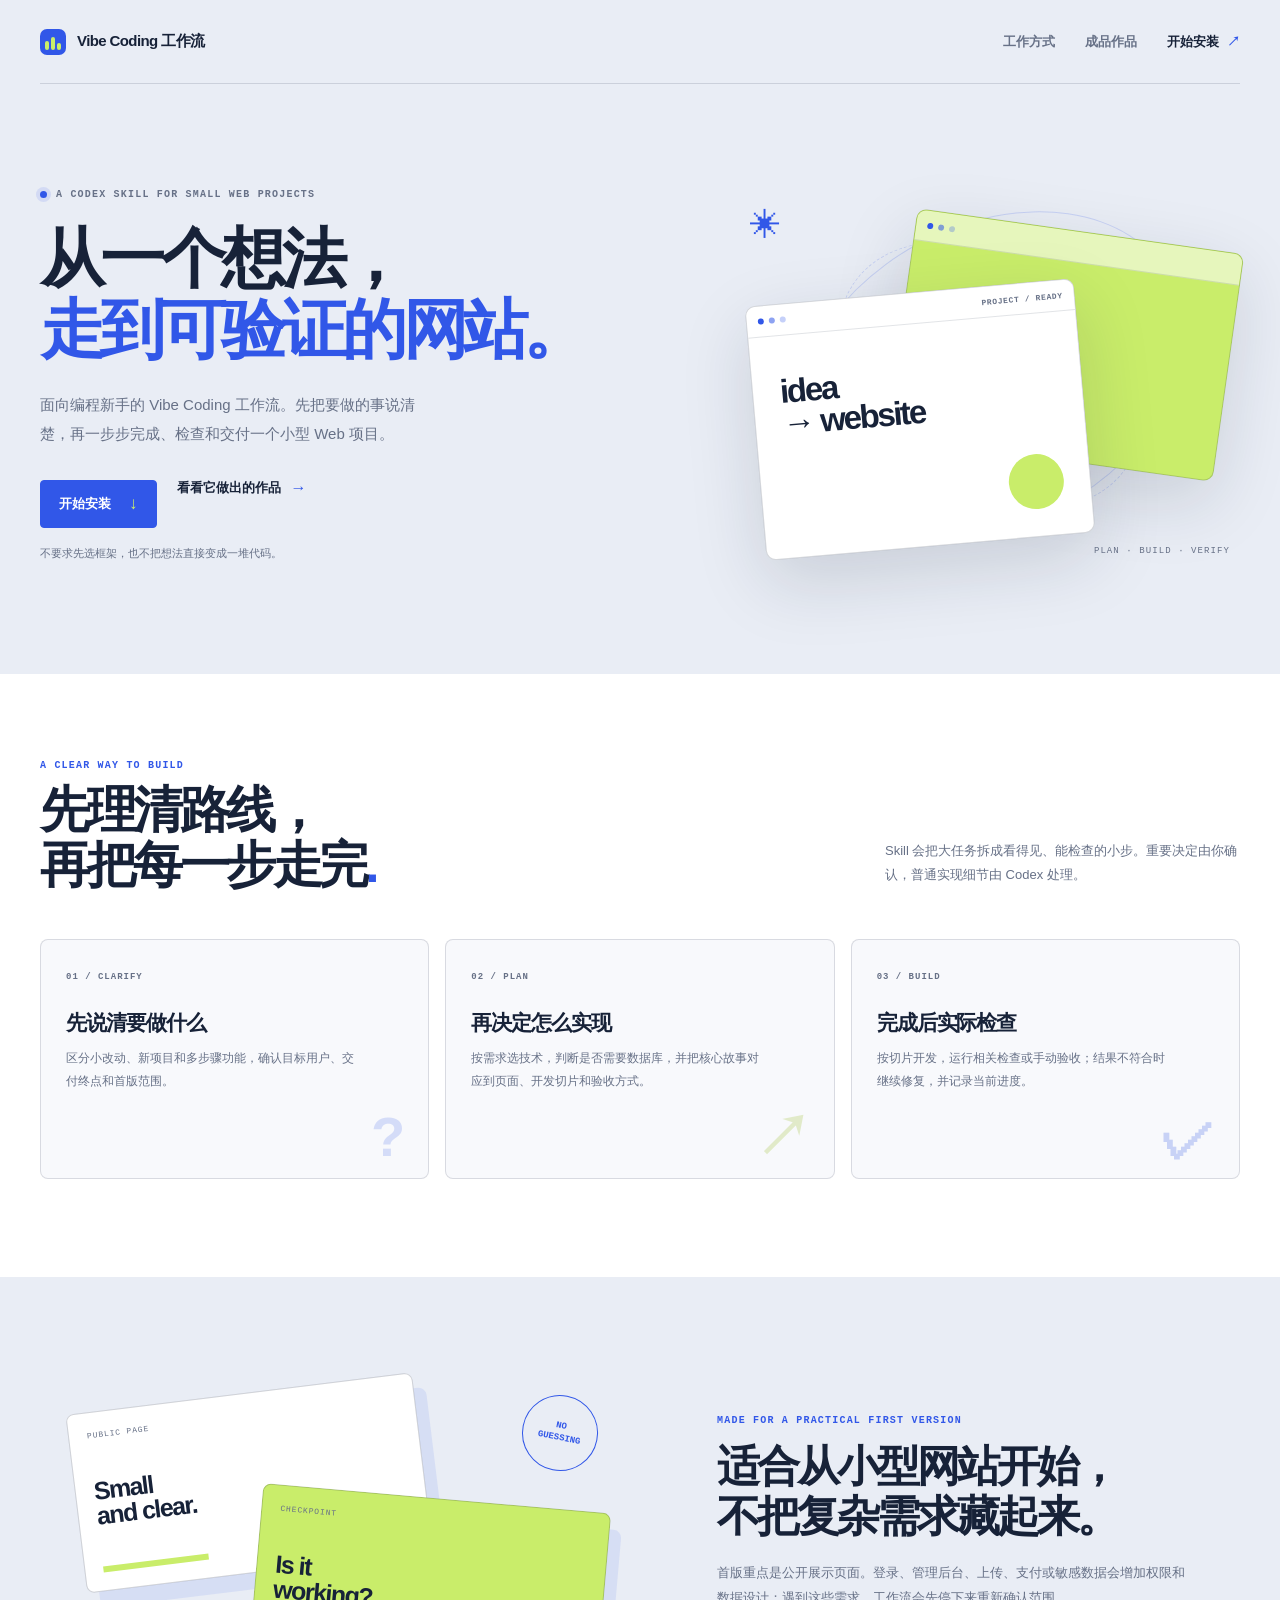
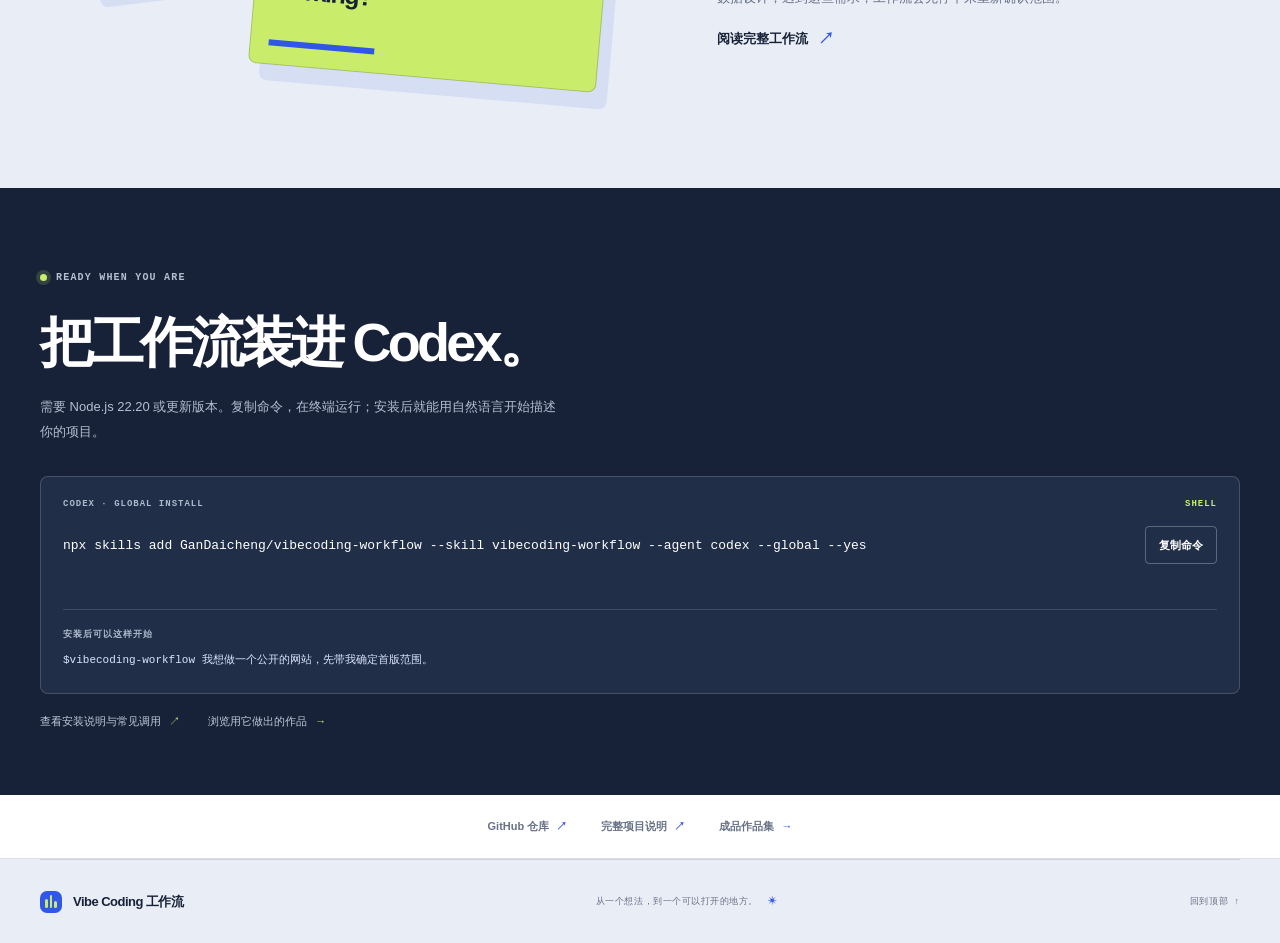
<file: showcase/index.html>
<!doctype html>
<html lang="zh-CN">
  <head>
    <meta charset="utf-8" />
    <meta name="viewport" content="width=device-width, initial-scale=1" />
    <meta name="description" content="Vibe Coding 工作流是一个面向编程新手的 Codex Skill，帮助你从想法走到可检查的网站成品。" />
    <meta name="theme-color" content="#e9edf5" />
    <title>Vibe Coding 工作流 — 从想法到可验证的网站</title>
    <link rel="stylesheet" href="src/styles.css" />
    <script defer src="src/landing.js"></script>
  </head>
  <body class="page-home">
    <a class="skip-link" href="#main-content">跳到主要内容</a>

    <header class="site-header" id="top">
      <a class="brand" href="index.html" aria-label="Vibe Coding 工作流首页">
        <span class="brand__mark" aria-hidden="true"><span></span><span></span><span></span></span>
        <span class="brand__name">Vibe Coding 工作流</span>
      </a>
      <nav class="site-nav" aria-label="主导航">
        <a href="#how-it-works">工作方式</a>
        <a href="works.html">成品作品</a>
        <a class="site-nav__cta" href="#install">开始安装 <span aria-hidden="true">↗</span></a>
      </nav>
    </header>

    <main id="main-content">
      <section class="hero landing-hero" aria-labelledby="hero-title">
        <div class="hero__copy">
          <p class="eyebrow"><span class="eyebrow__dot"></span> A CODEX SKILL FOR SMALL WEB PROJECTS</p>
          <h1 id="hero-title">从一个想法，<br /><span>走到可验证的网站。</span></h1>
          <p class="hero__description">面向编程新手的 Vibe Coding 工作流。先把要做的事说清楚，再一步步完成、检查和交付一个小型 Web 项目。</p>
          <div class="landing-hero__actions">
            <a class="hero__link hero__link--primary" href="#install">开始安装 <span aria-hidden="true">↓</span></a>
            <a class="text-link" href="works.html">看看它做出的作品 <span aria-hidden="true">→</span></a>
          </div>
          <p class="landing-hero__note">不要求先选框架，也不把想法直接变成一堆代码。</p>
        </div>
        <div class="hero-art" aria-hidden="true">
          <div class="hero-art__orbit hero-art__orbit--outer"></div>
          <div class="hero-art__orbit hero-art__orbit--inner"></div>
          <div class="browser-stack browser-stack--back"><div class="browser-stack__bar"><i></i><i></i><i></i></div><div class="browser-stack__body"><span></span><span></span></div></div>
          <div class="browser-stack browser-stack--front">
            <div class="browser-stack__bar"><i></i><i></i><i></i><b>PROJECT / READY</b></div>
            <div class="browser-stack__body"><strong>idea<br />→ website</strong><span class="browser-stack__accent"></span></div>
          </div>
          <span class="hero-art__index">PLAN · BUILD · VERIFY</span>
          <span class="hero-art__spark" aria-hidden="true">✳</span>
        </div>
      </section>

      <section class="workflow-section" id="how-it-works" aria-labelledby="workflow-title">
        <div class="section-heading section-heading--wide">
          <div>
            <p class="eyebrow eyebrow--blue">A CLEAR WAY TO BUILD</p>
            <h2 id="workflow-title">先理清路线，<br />再把每一步走完<span class="section-heading__period">.</span></h2>
          </div>
          <p class="section-heading__intro">Skill 会把大任务拆成看得见、能检查的小步。重要决定由你确认，普通实现细节由 Codex 处理。</p>
        </div>
        <div class="workflow-grid">
          <article class="workflow-card">
            <span class="workflow-card__index">01 / CLARIFY</span>
            <h3>先说清要做什么</h3>
            <p>区分小改动、新项目和多步骤功能，确认目标用户、交付终点和首版范围。</p>
            <span class="workflow-card__mark" aria-hidden="true">?</span>
          </article>
          <article class="workflow-card">
            <span class="workflow-card__index">02 / PLAN</span>
            <h3>再决定怎么实现</h3>
            <p>按需求选技术，判断是否需要数据库，并把核心故事对应到页面、开发切片和验收方式。</p>
            <span class="workflow-card__mark workflow-card__mark--lime" aria-hidden="true">↗</span>
          </article>
          <article class="workflow-card">
            <span class="workflow-card__index">03 / BUILD</span>
            <h3>完成后实际检查</h3>
            <p>按切片开发，运行相关检查或手动验收；结果不符合时继续修复，并记录当前进度。</p>
            <span class="workflow-card__mark workflow-card__mark--blue" aria-hidden="true">✓</span>
          </article>
        </div>
      </section>

      <section class="fit-section" aria-labelledby="fit-title">
        <div class="fit-section__visual" aria-hidden="true">
          <div class="fit-card fit-card--one"><span>PUBLIC PAGE</span><strong>Small<br />and clear.</strong><i></i></div>
          <div class="fit-card fit-card--two"><span>CHECKPOINT</span><strong>Is it<br />working?</strong><i></i></div>
          <span class="fit-section__stamp">NO<br />GUESSING</span>
        </div>
        <div class="fit-section__copy">
          <p class="eyebrow eyebrow--blue">MADE FOR A PRACTICAL FIRST VERSION</p>
          <h2 id="fit-title">适合从小型网站开始，<br />不把复杂需求藏起来。</h2>
          <p>首版重点是公开展示页面。登录、管理后台、上传、支付或敏感数据会增加权限和数据设计；遇到这些需求，工作流会先停下来重新确认范围。</p>
          <a class="text-link" href="https://github.com/GanDaicheng/vibecoding-workflow/blob/main/vibecoding-workflow/SKILL.md">阅读完整工作流 <span aria-hidden="true">↗</span></a>
        </div>
      </section>

      <section class="install-section" id="install" aria-labelledby="install-title">
        <div class="install-section__intro">
          <p class="eyebrow"><span class="eyebrow__dot"></span> READY WHEN YOU ARE</p>
          <h2 id="install-title">把工作流装进 Codex。</h2>
          <p>需要 Node.js 22.20 或更新版本。复制命令，在终端运行；安装后就能用自然语言开始描述你的项目。</p>
        </div>
        <div class="install-panel">
          <div class="install-panel__label"><span>CODEX · GLOBAL INSTALL</span><span class="install-panel__language">SHELL</span></div>
          <div class="install-command-row">
            <code id="install-command">npx skills add GanDaicheng/vibecoding-workflow --skill vibecoding-workflow --agent codex --global --yes</code>
            <button class="copy-button" id="copy-install" type="button" aria-label="复制安装命令">复制命令</button>
          </div>
          <p class="copy-status" id="copy-status" role="status" aria-live="polite"></p>
          <div class="install-panel__prompt">
            <span>安装后可以这样开始</span>
            <code>$vibecoding-workflow 我想做一个公开的网站，先带我确定首版范围。</code>
          </div>
        </div>
        <div class="install-section__footer">
          <a href="https://github.com/GanDaicheng/vibecoding-workflow#安装与调用">查看安装说明与常见调用 <span aria-hidden="true">↗</span></a>
          <a href="works.html">浏览用它做出的作品 <span aria-hidden="true">→</span></a>
        </div>
      </section>

      <section class="repo-links" aria-label="项目资源">
        <a href="https://github.com/GanDaicheng/vibecoding-workflow">GitHub 仓库 <span aria-hidden="true">↗</span></a>
        <a href="https://github.com/GanDaicheng/vibecoding-workflow/blob/main/README.md">完整项目说明 <span aria-hidden="true">↗</span></a>
        <a href="works.html">成品作品集 <span aria-hidden="true">→</span></a>
      </section>
    </main>

    <footer class="site-footer">
      <a class="brand brand--footer" href="index.html"><span class="brand__mark" aria-hidden="true"><span></span><span></span><span></span></span><span class="brand__name">Vibe Coding 工作流</span></a>
      <p>从一个想法，到一个可以打开的地方。 <span aria-hidden="true">✳</span></p>
      <a href="#top" class="back-to-top">回到顶部 ↑</a>
    </footer>
  </body>
</html>
</file>
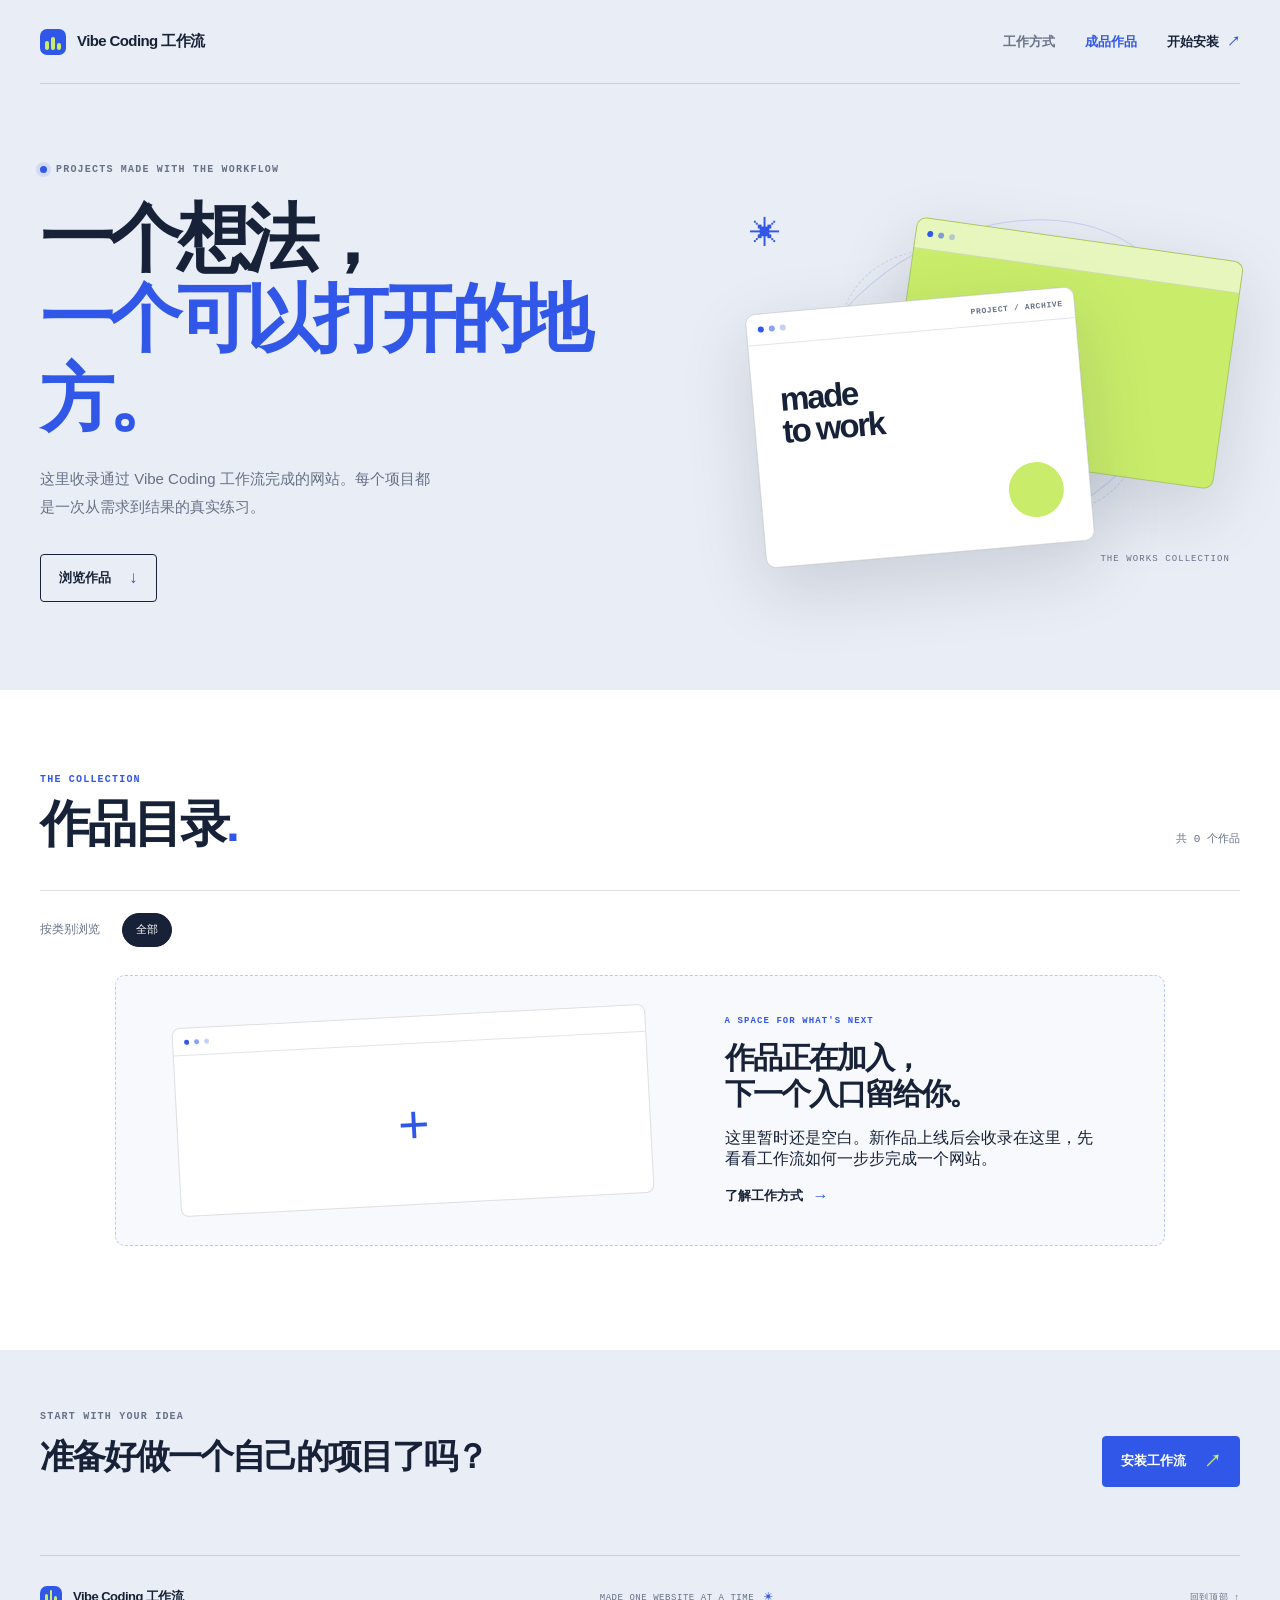
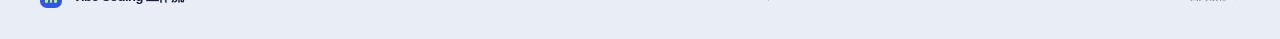
<file: showcase/works.html>
<!doctype html>
<html lang="zh-CN">
  <head>
    <meta charset="utf-8" />
    <meta name="viewport" content="width=device-width, initial-scale=1" />
    <meta name="description" content="浏览使用 Vibe Coding 工作流完成的网站作品。" />
    <meta name="theme-color" content="#e9edf5" />
    <title>成品作品 — Vibe Coding 工作流</title>
    <link rel="stylesheet" href="src/styles.css" />
    <script defer src="src/projects.js"></script>
    <script defer src="src/app.js"></script>
  </head>
  <body class="page-works">
    <a class="skip-link" href="#works">跳到作品目录</a>

    <header class="site-header" id="top">
      <a class="brand" href="index.html" aria-label="Vibe Coding 工作流首页"><span class="brand__mark" aria-hidden="true"><span></span><span></span><span></span></span><span class="brand__name">Vibe Coding 工作流</span></a>
      <nav class="site-nav" aria-label="主导航">
        <a href="index.html#how-it-works">工作方式</a>
        <a href="works.html" aria-current="page">成品作品</a>
        <a class="site-nav__cta" href="index.html#install">开始安装 <span aria-hidden="true">↗</span></a>
      </nav>
    </header>

    <main>
      <section class="hero works-hero" aria-labelledby="works-hero-title">
        <div class="hero__copy">
          <p class="eyebrow"><span class="eyebrow__dot"></span> PROJECTS MADE WITH THE WORKFLOW</p>
          <h1 id="works-hero-title">一个想法，<br /><span>一个可以打开的地方。</span></h1>
          <p class="hero__description">这里收录通过 Vibe Coding 工作流完成的网站。每个项目都是一次从需求到结果的真实练习。</p>
          <a class="hero__link" href="#works">浏览作品 <span aria-hidden="true">↓</span></a>
        </div>
        <div class="hero-art" aria-hidden="true">
          <div class="hero-art__orbit hero-art__orbit--outer"></div>
          <div class="hero-art__orbit hero-art__orbit--inner"></div>
          <div class="browser-stack browser-stack--back"><div class="browser-stack__bar"><i></i><i></i><i></i></div><div class="browser-stack__body"><span></span><span></span></div></div>
          <div class="browser-stack browser-stack--front">
            <div class="browser-stack__bar"><i></i><i></i><i></i><b>PROJECT / ARCHIVE</b></div>
            <div class="browser-stack__body"><strong>made<br />to work</strong><span class="browser-stack__accent"></span></div>
          </div>
          <span class="hero-art__index">THE WORKS COLLECTION</span>
          <span class="hero-art__spark" aria-hidden="true">✳</span>
        </div>
      </section>

      <section class="works" id="works" aria-labelledby="works-title">
        <div class="section-heading">
          <div><p class="eyebrow eyebrow--blue">THE COLLECTION</p><h2 id="works-title">作品目录<span class="section-heading__period">.</span></h2></div>
          <p class="project-count" id="project-count" role="status" aria-live="polite">共 0 个作品</p>
        </div>
        <div class="filter-row">
          <p class="filter-row__label">按类别浏览</p>
          <div class="filters" id="category-filters" aria-label="作品类别"></div>
        </div>
        <div class="project-grid" id="project-grid" aria-live="polite"></div>
        <div class="empty-state" id="empty-state" hidden>
          <div class="empty-state__window" aria-hidden="true"><div class="empty-state__bar"><i></i><i></i><i></i></div><div class="empty-state__canvas"><span>+</span></div></div>
          <div class="empty-state__copy">
            <p class="eyebrow eyebrow--blue">A SPACE FOR WHAT'S NEXT</p>
            <h3>作品正在加入，<br />下一个入口留给你。</h3>
            <p>这里暂时还是空白。新作品上线后会收录在这里，先看看工作流如何一步步完成一个网站。</p>
            <a class="text-link" href="index.html#how-it-works">了解工作方式 <span aria-hidden="true">→</span></a>
          </div>
        </div>
        <p class="no-results" id="no-results" hidden>这个类别还没有作品，试试浏览全部。</p>
      </section>

      <section class="works-callout" aria-labelledby="works-callout-title">
        <div><p class="eyebrow">START WITH YOUR IDEA</p><h2 id="works-callout-title">准备好做一个自己的项目了吗？</h2></div>
        <a class="hero__link hero__link--primary" href="index.html#install">安装工作流 <span aria-hidden="true">↗</span></a>
      </section>
    </main>

    <footer class="site-footer">
      <a class="brand brand--footer" href="index.html"><span class="brand__mark" aria-hidden="true"><span></span><span></span><span></span></span><span class="brand__name">Vibe Coding 工作流</span></a>
      <p>MADE ONE WEBSITE AT A TIME <span aria-hidden="true">✳</span></p>
      <a href="#top" class="back-to-top">回到顶部 ↑</a>
    </footer>
  </body>
</html>
</file>
<file: showcase/src/styles.css>
:root {
  color-scheme: light;
  --mist: #e9edf5;
  --navy: #172238;
  --blue: #3157e8;
  --lime: #c9ed6a;
  --white: #ffffff;
  --muted: #677187;
  --line: rgba(23, 34, 56, 0.14);
  --font-body: "Segoe UI", "Microsoft YaHei", sans-serif;
  --font-mono: "Cascadia Code", Consolas, monospace;
}

* {
  box-sizing: border-box;
}

[hidden] {
  display: none !important;
}

html {
  scroll-behavior: smooth;
}

body {
  margin: 0;
  background: var(--mist);
  color: var(--navy);
  font-family: var(--font-body);
  -webkit-font-smoothing: antialiased;
}

button,
a {
  color: inherit;
  font: inherit;
}

a {
  text-decoration: none;
}

a:focus-visible,
button:focus-visible,
summary:focus-visible {
  outline: 3px solid var(--blue);
  outline-offset: 4px;
}

.skip-link {
  position: fixed;
  z-index: 10;
  top: 12px;
  left: 12px;
  padding: 10px 14px;
  border-radius: 6px;
  background: var(--navy);
  color: var(--white);
  transform: translateY(-160%);
}

.skip-link:focus {
  transform: translateY(0);
}

.site-header,
.site-footer {
  display: flex;
  align-items: center;
  justify-content: space-between;
  width: min(1240px, calc(100% - 80px));
  margin: 0 auto;
}

.site-header {
  min-height: 84px;
  border-bottom: 1px solid var(--line);
}

.brand {
  display: inline-flex;
  align-items: center;
  gap: 11px;
  font-size: 15px;
  font-weight: 800;
  letter-spacing: -0.04em;
}

.brand__mark {
  display: flex;
  align-items: flex-end;
  gap: 2px;
  width: 26px;
  height: 26px;
  padding: 5px;
  border-radius: 7px;
  background: var(--blue);
}

.brand__mark span {
  width: 4px;
  border-radius: 3px;
  background: var(--lime);
}

.brand__mark span:nth-child(1) { height: 9px; }
.brand__mark span:nth-child(2) { height: 13px; }
.brand__mark span:nth-child(3) { height: 7px; }

.site-nav {
  display: flex;
  gap: 30px;
  color: var(--muted);
  font-size: 13px;
  font-weight: 650;
}

.site-nav a,
.back-to-top {
  transition: color 160ms ease;
}

.site-nav a:hover,
.back-to-top:hover {
  color: var(--blue);
}

.hero {
  display: grid;
  grid-template-columns: 1.1fr 0.9fr;
  align-items: center;
  gap: 7vw;
  width: min(1240px, calc(100% - 80px));
  min-height: 580px;
  margin: 0 auto;
  padding: 68px 0 76px;
}

.hero__copy {
  position: relative;
  z-index: 1;
  padding: 12px 0;
}

.eyebrow {
  display: flex;
  align-items: center;
  gap: 9px;
  margin: 0 0 24px;
  color: var(--muted);
  font-family: var(--font-mono);
  font-size: 10px;
  font-weight: 700;
  letter-spacing: 0.12em;
}

.eyebrow__dot {
  width: 7px;
  height: 7px;
  border-radius: 50%;
  background: var(--blue);
  box-shadow: 0 0 0 4px rgba(49, 87, 232, 0.12);
}

.eyebrow--blue {
  color: var(--blue);
}

.hero h1 {
  margin: 0;
  font-size: clamp(48px, 6.4vw, 82px);
  font-weight: 850;
  letter-spacing: -0.075em;
  line-height: 1.08;
}

.hero h1 span {
  color: var(--blue);
}

.hero__description {
  max-width: 390px;
  margin: 26px 0 0;
  color: var(--muted);
  font-size: 15px;
  line-height: 1.9;
}

.hero__link {
  display: inline-flex;
  align-items: center;
  gap: 18px;
  margin-top: 32px;
  padding: 13px 18px;
  border: 1px solid var(--navy);
  border-radius: 4px;
  font-size: 13px;
  font-weight: 750;
  transition: background 160ms ease, color 160ms ease, transform 160ms ease;
}

.hero__link:hover {
  transform: translateY(-2px);
  background: var(--navy);
  color: var(--white);
}

.hero__link span {
  color: var(--blue);
  font-size: 17px;
}

.hero-art {
  position: relative;
  display: grid;
  min-height: 390px;
  place-items: center;
  isolation: isolate;
}

.hero-art__orbit {
  position: absolute;
  z-index: -1;
  border: 1px solid rgba(49, 87, 232, 0.18);
  border-radius: 50%;
  transform: rotate(-28deg);
}

.hero-art__orbit--outer {
  width: 410px;
  height: 300px;
}

.hero-art__orbit--inner {
  width: 330px;
  height: 235px;
  border-style: dashed;
  transform: rotate(34deg);
}

.browser-stack {
  position: absolute;
  width: min(330px, 78%);
  overflow: hidden;
  border: 1px solid rgba(23, 34, 56, 0.18);
  border-radius: 10px;
  box-shadow: 0 24px 70px rgba(23, 34, 56, 0.15);
}

.browser-stack--back {
  top: 50px;
  right: 2%;
  height: 230px;
  background: var(--lime);
  transform: rotate(8deg);
}

.browser-stack--front {
  top: 112px;
  left: 3%;
  height: 255px;
  background: var(--white);
  transform: rotate(-5deg);
}

.browser-stack__bar,
.empty-state__bar {
  display: flex;
  align-items: center;
  gap: 5px;
  height: 31px;
  padding: 0 11px;
  border-bottom: 1px solid rgba(23, 34, 56, 0.12);
  background: rgba(255, 255, 255, 0.55);
}

.browser-stack__bar i,
.empty-state__bar i,
.mini-browser__toolbar i {
  width: 6px;
  height: 6px;
  border-radius: 50%;
  background: var(--blue);
}

.browser-stack__bar i:nth-child(2),
.empty-state__bar i:nth-child(2),
.mini-browser__toolbar i:nth-child(2) { opacity: 0.55; }
.browser-stack__bar i:nth-child(3),
.empty-state__bar i:nth-child(3),
.mini-browser__toolbar i:nth-child(3) { opacity: 0.28; }

.browser-stack__bar b {
  margin-left: auto;
  color: var(--muted);
  font-family: var(--font-mono);
  font-size: 8px;
  letter-spacing: 0.08em;
}

.browser-stack__body {
  position: relative;
  display: flex;
  height: calc(100% - 31px);
  align-items: center;
  padding: 27px;
}

.browser-stack--back .browser-stack__body {
  justify-content: flex-end;
}

.browser-stack--back .browser-stack__body span {
  position: absolute;
  left: 24px;
  width: 48%;
  height: 8px;
  background: rgba(23, 34, 56, 0.16);
}

.browser-stack--back .browser-stack__body span:last-child {
  top: 76px;
  width: 34%;
}

.browser-stack--front .browser-stack__body {
  display: block;
  padding-top: 40px;
}

.browser-stack__body strong {
  font-size: 33px;
  letter-spacing: -0.07em;
  line-height: 0.98;
}

.browser-stack__accent {
  position: absolute;
  right: 26px;
  bottom: 27px;
  width: 55px;
  height: 55px;
  border-radius: 50%;
  background: var(--lime);
}

.hero-art__index {
  position: absolute;
  right: 2%;
  bottom: 14px;
  color: var(--muted);
  font-family: var(--font-mono);
  font-size: 9px;
  letter-spacing: 0.12em;
}

.hero-art__spark {
  position: absolute;
  top: 28px;
  left: 2%;
  color: var(--blue);
  font-size: 31px;
}

.works {
  padding: 84px max(40px, calc((100% - 1240px) / 2)) 104px;
  background: var(--white);
}

.section-heading {
  display: flex;
  align-items: flex-end;
  justify-content: space-between;
  gap: 24px;
  max-width: 1240px;
  margin: 0 auto;
}

.section-heading .eyebrow {
  margin-bottom: 12px;
}

.section-heading h2,
.about h2 {
  margin: 0;
  font-size: clamp(34px, 4vw, 50px);
  font-weight: 820;
  letter-spacing: -0.07em;
  line-height: 1.1;
}

.section-heading__period {
  color: var(--blue);
}

.project-count {
  margin: 0 0 6px;
  color: var(--muted);
  font-family: var(--font-mono);
  font-size: 11px;
}

.filter-row {
  display: flex;
  align-items: center;
  gap: 22px;
  max-width: 1240px;
  margin: 38px auto 28px;
  padding-top: 22px;
  border-top: 1px solid var(--line);
}

.filter-row__label {
  flex: 0 0 auto;
  margin: 0;
  color: var(--muted);
  font-size: 12px;
}

.filters {
  display: flex;
  flex-wrap: wrap;
  gap: 8px;
}

.filter-button {
  min-height: 34px;
  padding: 7px 13px;
  border: 1px solid var(--line);
  border-radius: 99px;
  background: transparent;
  color: var(--muted);
  cursor: pointer;
  font-size: 11px;
  transition: background 150ms ease, border-color 150ms ease, color 150ms ease;
}

.filter-button:hover {
  border-color: var(--blue);
  color: var(--blue);
}

.filter-button[aria-pressed="true"] {
  border-color: var(--navy);
  background: var(--navy);
  color: var(--white);
}

.project-grid {
  display: grid;
  grid-template-columns: repeat(2, minmax(0, 1fr));
  gap: 24px;
  max-width: 1240px;
  margin: 0 auto;
}

.project-card {
  min-width: 0;
}

.project-card__link {
  display: block;
  height: 100%;
  overflow: hidden;
  border: 1px solid var(--line);
  border-radius: 8px;
  background: var(--white);
  transition: transform 180ms ease, box-shadow 180ms ease;
}

.project-card__link:hover {
  transform: translateY(-4px);
  box-shadow: 0 18px 36px rgba(23, 34, 56, 0.12);
}

.project-card__cover {
  position: relative;
  display: grid;
  min-height: 240px;
  overflow: hidden;
  place-items: center;
  background: var(--mist);
}

.project-card__cover[data-tone="1"] { background: #dce5ff; }
.project-card__cover[data-tone="2"] { background: #e9f3c9; }
.project-card__cover[data-tone="3"] { background: #d9e9e7; }

.project-card__cover > img {
  display: block;
  width: 100%;
  height: 100%;
  min-height: 240px;
  object-fit: cover;
}

.project-card__fallback {
  display: grid;
  width: 100%;
  height: 100%;
  min-height: 240px;
  padding: 32px 12%;
  place-items: center;
}

.mini-browser {
  width: 100%;
  max-width: 390px;
  overflow: hidden;
  border: 1px solid rgba(23, 34, 56, 0.22);
  border-radius: 7px;
  background: rgba(255, 255, 255, 0.82);
  box-shadow: 12px 12px 0 rgba(49, 87, 232, 0.14);
  transform: rotate(-2deg);
  transition: transform 180ms ease;
}

.project-card__link:hover .mini-browser {
  transform: rotate(0deg) scale(1.015);
}

.mini-browser__toolbar {
  display: flex;
  gap: 5px;
  height: 24px;
  align-items: center;
  padding: 0 10px;
  border-bottom: 1px solid var(--line);
}

.mini-browser__toolbar i {
  width: 5px;
  height: 5px;
}

.mini-browser__canvas {
  display: flex;
  min-height: 125px;
  flex-direction: column;
  justify-content: center;
  padding: 20px 25px;
}

.mini-browser__canvas strong {
  font-size: clamp(18px, 2.4vw, 28px);
  letter-spacing: -0.06em;
}

.mini-browser__line {
  width: 38%;
  height: 5px;
  margin-top: 12px;
  background: var(--lime);
}

.project-card__body {
  position: relative;
  min-height: 160px;
  padding: 21px 24px 26px;
}

.project-card__meta {
  display: flex;
  align-items: center;
  gap: 12px;
  color: var(--muted);
  font-family: var(--font-mono);
  font-size: 10px;
}

.project-card__category {
  color: var(--blue);
  font-weight: 700;
}

.project-card__year {
  padding-left: 12px;
  border-left: 1px solid var(--line);
}

.project-card__title {
  margin: 11px 36px 6px 0;
  font-size: 20px;
  letter-spacing: -0.045em;
}

.project-card__description {
  max-width: 560px;
  margin: 0;
  color: var(--muted);
  font-size: 12px;
  line-height: 1.8;
}

.project-card__arrow {
  position: absolute;
  right: 23px;
  bottom: 24px;
  display: grid;
  width: 30px;
  height: 30px;
  border: 1px solid var(--line);
  border-radius: 50%;
  color: var(--blue);
  font-size: 16px;
  place-items: center;
}

.empty-state {
  display: grid;
  grid-template-columns: 1fr 0.8fr;
  align-items: center;
  gap: 8%;
  max-width: 1050px;
  margin: 16px auto 0;
  padding: 40px 5%;
  border: 1px dashed rgba(49, 87, 232, 0.3);
  border-radius: 10px;
  background: #f8f9fc;
}

.empty-state__window {
  overflow: hidden;
  border: 1px solid var(--line);
  border-radius: 8px;
  background: var(--white);
  transform: rotate(-3deg);
}

.empty-state__bar {
  height: 27px;
}

.empty-state__bar i {
  width: 5px;
  height: 5px;
}

.empty-state__canvas {
  display: grid;
  min-height: 160px;
  color: var(--blue);
  font-size: 54px;
  font-weight: 300;
  place-items: center;
}

.empty-state__copy .eyebrow {
  margin-bottom: 14px;
  font-size: 9px;
}

.empty-state__copy h3 {
  margin: 0;
  font-size: 30px;
  letter-spacing: -0.065em;
  line-height: 1.2;
}

.empty-state__copy > p:last-child {
  max-width: 320px;
  margin: 14px 0 0;
  color: var(--muted);
  font-size: 13px;
  line-height: 1.8;
}

.no-results {
  max-width: 1240px;
  margin: 12px auto;
  padding: 32px;
  border: 1px dashed var(--line);
  color: var(--muted);
  text-align: center;
}

.about {
  display: grid;
  grid-template-columns: auto 1fr minmax(220px, 0.8fr);
  align-items: center;
  gap: 40px;
  width: min(1240px, calc(100% - 80px));
  margin: 0 auto;
  padding: 96px 0;
}

.about__stamp {
  display: grid;
  width: 115px;
  height: 115px;
  border: 1px solid var(--blue);
  border-radius: 50%;
  color: var(--blue);
  font-family: var(--font-mono);
  font-size: 13px;
  font-weight: 700;
  letter-spacing: 0.08em;
  line-height: 1.35;
  text-align: center;
  place-content: center;
  transform: rotate(-12deg);
}

.about__copy .eyebrow {
  margin-bottom: 13px;
}

.about h2 {
  font-size: clamp(28px, 3vw, 40px);
}

.about__copy > p:last-child {
  max-width: 410px;
  margin: 15px 0 0;
  color: var(--muted);
  font-size: 13px;
  line-height: 1.9;
}

.maintainer-note {
  align-self: end;
  color: var(--muted);
  font-size: 12px;
  line-height: 1.8;
}

.maintainer-note summary {
  width: fit-content;
  color: var(--navy);
  cursor: pointer;
  font-weight: 750;
}

.maintainer-note p {
  margin: 12px 0 0;
}

.maintainer-note code {
  color: var(--blue);
  font-family: var(--font-mono);
  font-size: 11px;
}

.site-footer {
  min-height: 84px;
  border-top: 1px solid var(--line);
}

.brand--footer {
  font-size: 13px;
}

.brand--footer .brand__mark {
  width: 22px;
  height: 22px;
}

.site-footer > p,
.back-to-top {
  margin: 0;
  color: var(--muted);
  font-family: var(--font-mono);
  font-size: 9px;
  letter-spacing: 0.06em;
}

.site-footer > p span {
  margin-left: 4px;
  color: var(--blue);
}

@media (max-width: 800px) {
  .hero {
    grid-template-columns: 1fr 0.85fr;
    gap: 2vw;
    min-height: 510px;
  }

  .hero-art {
    min-height: 330px;
  }

  .hero-art__orbit--outer { width: 320px; height: 250px; }
  .hero-art__orbit--inner { width: 265px; height: 195px; }

  .browser-stack--front {
    left: 0;
    width: 84%;
    height: 225px;
  }

  .browser-stack--back {
    right: -2%;
    width: 76%;
    height: 205px;
  }

  .browser-stack__body strong { font-size: 27px; }

  .about {
    grid-template-columns: auto 1fr;
  }

  .maintainer-note {
    grid-column: 2;
  }
}

@media (max-width: 620px) {
  .site-header,
  .site-footer,
  .hero,
  .about {
    width: calc(100% - 40px);
  }

  .site-header {
    min-height: 68px;
  }

  .site-nav {
    gap: 16px;
    font-size: 11px;
  }

  .brand {
    gap: 8px;
    font-size: 13px;
  }

  .brand__mark {
    width: 23px;
    height: 23px;
  }

  .hero {
    grid-template-columns: 1fr;
    gap: 10px;
    padding: 64px 0 48px;
  }

  .hero .eyebrow {
    margin-bottom: 18px;
  }

  .hero h1 {
    font-size: clamp(46px, 13vw, 66px);
  }

  .hero__description {
    max-width: 320px;
    margin-top: 18px;
    font-size: 13px;
  }

  .hero__link {
    margin-top: 22px;
  }

  .hero-art {
    min-height: 300px;
    margin: 0 2%;
    overflow: hidden;
  }

  .hero-art__orbit--outer { width: 320px; height: 230px; }
  .hero-art__orbit--inner { width: 270px; height: 185px; }
  .browser-stack--front { top: 76px; left: 7%; width: 76%; height: 205px; }
  .browser-stack--back { top: 30px; right: 4%; width: 68%; height: 185px; }
  .browser-stack__body strong { font-size: 25px; }
  .hero-art__index { right: 5%; bottom: 0; }

  .works {
    padding: 62px 20px 72px;
  }

  .section-heading {
    align-items: flex-end;
  }

  .section-heading h2 {
    font-size: 36px;
  }

  .project-count {
    font-size: 9px;
    white-space: nowrap;
  }

  .filter-row {
    align-items: flex-start;
    flex-direction: column;
    gap: 12px;
    margin-top: 28px;
    padding-top: 18px;
  }

  .filters {
    gap: 7px;
  }

  .filter-button {
    min-height: 32px;
    padding: 6px 11px;
  }

  .project-grid {
    grid-template-columns: 1fr;
    gap: 16px;
  }

  .project-card__cover,
  .project-card__cover > img,
  .project-card__fallback {
    min-height: 205px;
  }

  .project-card__body {
    min-height: 150px;
    padding: 18px 18px 22px;
  }

  .empty-state {
    grid-template-columns: 1fr;
    gap: 30px;
    padding: 24px 20px 30px;
  }

  .empty-state__window {
    width: 80%;
    margin: 0 auto;
  }

  .empty-state__canvas {
    min-height: 125px;
  }

  .empty-state__copy h3 {
    font-size: 27px;
  }

  .about {
    grid-template-columns: 1fr;
    gap: 24px;
    padding: 68px 0;
  }

  .about__stamp {
    width: 82px;
    height: 82px;
    font-size: 10px;
  }

  .about h2 {
    font-size: 31px;
  }

  .maintainer-note {
    grid-column: 1;
  }

  .site-footer {
    min-height: 74px;
  }

  .site-footer > p {
    display: none;
  }
}

@media (prefers-reduced-motion: reduce) {
  *,
  *::before,
  *::after {
    scroll-behavior: auto !important;
    animation-duration: 0.01ms !important;
    animation-iteration-count: 1 !important;
    transition-duration: 0.01ms !important;
  }
}

/* Skill landing page */
.site-nav__cta {
  display: inline-flex;
  align-items: center;
  gap: 8px;
  color: var(--navy);
  font-weight: 800;
}

.site-nav__cta span {
  color: var(--blue);
}

.site-nav a[aria-current="page"] {
  color: var(--blue);
}

.landing-hero {
  min-height: 590px;
}

.landing-hero h1 {
  font-size: clamp(46px, 5.1vw, 68px);
  letter-spacing: -0.07em;
}

.landing-hero__actions {
  display: flex;
  align-items: center;
  flex-wrap: wrap;
  gap: 20px;
}

.hero__link--primary {
  border-color: var(--blue);
  background: var(--blue);
  color: var(--white);
}

.hero__link--primary span {
  color: var(--lime);
}

.hero__link--primary:hover {
  border-color: var(--navy);
  background: var(--navy);
}

.text-link {
  display: inline-flex;
  align-items: center;
  gap: 10px;
  color: var(--navy);
  font-size: 13px;
  font-weight: 750;
}

.text-link span {
  color: var(--blue);
  font-size: 16px;
  transition: transform 160ms ease;
}

.text-link:hover span {
  transform: translateX(3px);
}

.landing-hero__note {
  margin: 18px 0 0;
  color: var(--muted);
  font-size: 11px;
}

.workflow-section {
  padding: 86px max(40px, calc((100% - 1240px) / 2)) 98px;
  background: var(--white);
}

.section-heading--wide {
  max-width: 1240px;
  margin: 0 auto;
}

.section-heading__intro {
  max-width: 355px;
  margin: 0 0 5px;
  color: var(--muted);
  font-size: 13px;
  line-height: 1.9;
}

.workflow-grid {
  display: grid;
  grid-template-columns: repeat(3, minmax(0, 1fr));
  gap: 16px;
  max-width: 1240px;
  margin: 46px auto 0;
}

.workflow-card {
  position: relative;
  min-height: 240px;
  overflow: hidden;
  padding: 25px 25px 30px;
  border: 1px solid var(--line);
  border-radius: 8px;
  background: #f8f9fc;
}

.workflow-card__index,
.install-panel__label,
.install-panel__prompt > span {
  color: var(--muted);
  font-family: var(--font-mono);
  font-size: 9px;
  font-weight: 700;
  letter-spacing: 0.11em;
}

.workflow-card h3 {
  margin: 26px 0 10px;
  font-size: 21px;
  letter-spacing: -0.05em;
}

.workflow-card p {
  max-width: 290px;
  margin: 0;
  color: var(--muted);
  font-size: 12px;
  line-height: 1.9;
}

.workflow-card__mark {
  position: absolute;
  right: 23px;
  bottom: 13px;
  color: rgba(49, 87, 232, 0.18);
  font-size: 56px;
  font-weight: 800;
  line-height: 1;
}

.workflow-card__mark--lime {
  color: rgba(167, 199, 69, 0.28);
}

.workflow-card__mark--blue {
  color: rgba(49, 87, 232, 0.24);
}

.fit-section {
  display: grid;
  grid-template-columns: 1fr 0.9fr;
  align-items: center;
  gap: 8%;
  width: min(1240px, calc(100% - 80px));
  margin: 0 auto;
  padding: 98px 0;
}

.fit-section__visual {
  position: relative;
  min-height: 315px;
}

.fit-card {
  position: absolute;
  display: flex;
  width: 60%;
  min-height: 180px;
  flex-direction: column;
  justify-content: space-between;
  padding: 18px;
  border: 1px solid rgba(23, 34, 56, 0.2);
  border-radius: 8px;
  background: var(--white);
  box-shadow: 12px 16px 0 rgba(49, 87, 232, 0.1);
}

.fit-card span {
  color: var(--muted);
  font-family: var(--font-mono);
  font-size: 8px;
  letter-spacing: 0.11em;
}

.fit-card strong {
  font-size: 25px;
  letter-spacing: -0.06em;
  line-height: 1;
}

.fit-card i {
  width: 34%;
  height: 6px;
  background: var(--lime);
}

.fit-card--one {
  top: 18px;
  left: 6%;
  transform: rotate(-7deg);
}

.fit-card--two {
  right: 3%;
  bottom: 12px;
  background: var(--lime);
  transform: rotate(5deg);
}

.fit-card--two i {
  background: var(--blue);
}

.fit-section__stamp {
  position: absolute;
  top: 20px;
  right: 4%;
  display: grid;
  width: 76px;
  height: 76px;
  border: 1px solid var(--blue);
  border-radius: 50%;
  color: var(--blue);
  font-family: var(--font-mono);
  font-size: 9px;
  font-weight: 800;
  line-height: 1.3;
  text-align: center;
  place-content: center;
  transform: rotate(11deg);
}

.fit-section__copy .eyebrow {
  margin-bottom: 16px;
}

.fit-section__copy h2 {
  margin: 0;
  font-size: clamp(29px, 3.4vw, 43px);
  font-weight: 820;
  letter-spacing: -0.07em;
  line-height: 1.16;
}

.fit-section__copy > p:not(.eyebrow) {
  max-width: 470px;
  margin: 18px 0;
  color: var(--muted);
  font-size: 13px;
  line-height: 1.95;
}

.install-section {
  padding: 84px max(40px, calc((100% - 1240px) / 2)) 66px;
  background: var(--navy);
  color: var(--white);
}

.install-section__intro,
.install-panel,
.install-section__footer {
  max-width: 1240px;
  margin-right: auto;
  margin-left: auto;
}

.install-section .eyebrow,
.install-section__intro > p:last-child {
  color: #b5bfd1;
}

.install-section .eyebrow__dot {
  background: var(--lime);
  box-shadow: 0 0 0 4px rgba(201, 237, 106, 0.16);
}

.install-section__intro h2 {
  margin: 0;
  font-size: clamp(34px, 4.4vw, 54px);
  letter-spacing: -0.07em;
}

.install-section__intro > p:last-child {
  max-width: 520px;
  margin: 15px 0 32px;
  font-size: 13px;
  line-height: 1.9;
}

.install-panel {
  padding: 22px;
  border: 1px solid rgba(255, 255, 255, 0.17);
  border-radius: 8px;
  background: #202e47;
}

.install-panel__label {
  display: flex;
  justify-content: space-between;
  color: #aeb9cb;
}

.install-panel__language {
  color: var(--lime);
}

.install-command-row {
  display: flex;
  align-items: center;
  gap: 18px;
  margin-top: 17px;
}

.install-command-row > code {
  flex: 1 1 auto;
  overflow-wrap: anywhere;
  color: var(--white);
  font-family: var(--font-mono);
  font-size: clamp(10px, 1.15vw, 13px);
  line-height: 1.8;
}

.copy-button {
  flex: 0 0 auto;
  min-height: 38px;
  padding: 8px 13px;
  border: 1px solid rgba(255, 255, 255, 0.28);
  border-radius: 4px;
  background: transparent;
  color: var(--white);
  cursor: pointer;
  font-size: 11px;
  font-weight: 700;
}

.copy-button:hover {
  border-color: var(--lime);
  color: var(--lime);
}

.copy-status {
  min-height: 18px;
  margin: 9px 0 0;
  color: var(--lime);
  font-size: 11px;
}

.install-panel__prompt {
  display: grid;
  gap: 10px;
  margin-top: 18px;
  padding-top: 18px;
  border-top: 1px solid rgba(255, 255, 255, 0.14);
}

.install-panel__prompt > span {
  color: #aeb9cb;
}

.install-panel__prompt code {
  color: #dce5ff;
  font-family: var(--font-mono);
  font-size: 11px;
  line-height: 1.8;
  overflow-wrap: anywhere;
}

.install-section__footer {
  display: flex;
  flex-wrap: wrap;
  gap: 16px 28px;
  margin-top: 20px;
}

.install-section__footer a {
  color: #c0cadb;
  font-size: 11px;
}

.install-section__footer a:hover {
  color: var(--lime);
}

.install-section__footer span {
  margin-left: 5px;
  color: var(--lime);
}

.repo-links {
  display: flex;
  justify-content: center;
  flex-wrap: wrap;
  gap: 12px 34px;
  padding: 24px 20px;
  border-bottom: 1px solid var(--line);
  background: var(--white);
}

.repo-links a {
  color: var(--muted);
  font-size: 11px;
  font-weight: 650;
}

.repo-links a:hover {
  color: var(--blue);
}

.repo-links span {
  margin-left: 4px;
  color: var(--blue);
}

.works-hero {
  min-height: 500px;
}

.works-hero h1 {
  font-size: clamp(45px, 5.8vw, 74px);
}

.works-callout {
  display: flex;
  align-items: center;
  justify-content: space-between;
  gap: 24px;
  width: min(1240px, calc(100% - 80px));
  margin: 0 auto;
  padding: 54px 0 68px;
}

.works-callout .eyebrow {
  margin-bottom: 12px;
}

.works-callout h2 {
  margin: 0;
  font-size: clamp(24px, 3vw, 34px);
  letter-spacing: -0.06em;
}

@media (max-width: 800px) {
  .workflow-grid {
    grid-template-columns: 1fr;
  }

  .workflow-card {
    min-height: 200px;
  }

  .fit-section {
    grid-template-columns: 0.9fr 1fr;
    gap: 5%;
  }

  .fit-section__visual {
    min-height: 280px;
  }

  .fit-card {
    width: 72%;
  }
}

@media (max-width: 620px) {
  .site-nav {
    gap: 11px;
    font-size: 10px;
  }

  .site-nav__cta {
    gap: 3px;
  }

  .site-header .brand__name {
    max-width: 110px;
    line-height: 1.2;
  }

  .landing-hero {
    min-height: unset;
    padding-top: 55px;
  }

  .landing-hero h1 {
    font-size: clamp(42px, 12vw, 60px);
  }

  .landing-hero__actions {
    gap: 14px;
  }

  .landing-hero__note {
    max-width: 280px;
    line-height: 1.7;
  }

  .workflow-section {
    padding: 62px 20px 68px;
  }

  .section-heading--wide {
    align-items: flex-start;
    flex-direction: column;
    gap: 16px;
  }

  .section-heading--wide h2 {
    font-size: 34px;
  }

  .workflow-grid {
    gap: 12px;
    margin-top: 28px;
  }

  .workflow-card {
    min-height: 185px;
    padding: 20px;
  }

  .workflow-card h3 {
    margin-top: 20px;
  }

  .fit-section {
    grid-template-columns: 1fr;
    gap: 20px;
    padding: 60px 0;
  }

  .fit-section__visual {
    min-height: 260px;
  }

  .fit-card {
    width: 65%;
  }

  .fit-card strong {
    font-size: 21px;
  }

  .install-section {
    padding: 62px 20px 44px;
  }

  .install-section__intro h2 {
    font-size: 36px;
  }

  .install-panel {
    padding: 16px;
  }

  .install-command-row {
    align-items: flex-start;
    flex-direction: column;
    gap: 14px;
  }

  .install-command-row > code {
    font-size: 10px;
  }

  .copy-button {
    min-height: 36px;
  }

  .repo-links {
    justify-content: flex-start;
    gap: 12px 20px;
    padding: 21px 20px;
  }

  .works-hero {
    min-height: unset;
    padding-top: 55px;
  }

  .works-hero h1 {
    font-size: clamp(42px, 11.5vw, 58px);
  }

  .works-callout {
    align-items: flex-start;
    flex-direction: column;
    width: calc(100% - 40px);
    padding: 46px 0 55px;
  }

  .site-footer .brand__name {
    max-width: 120px;
  }
}
</file>
